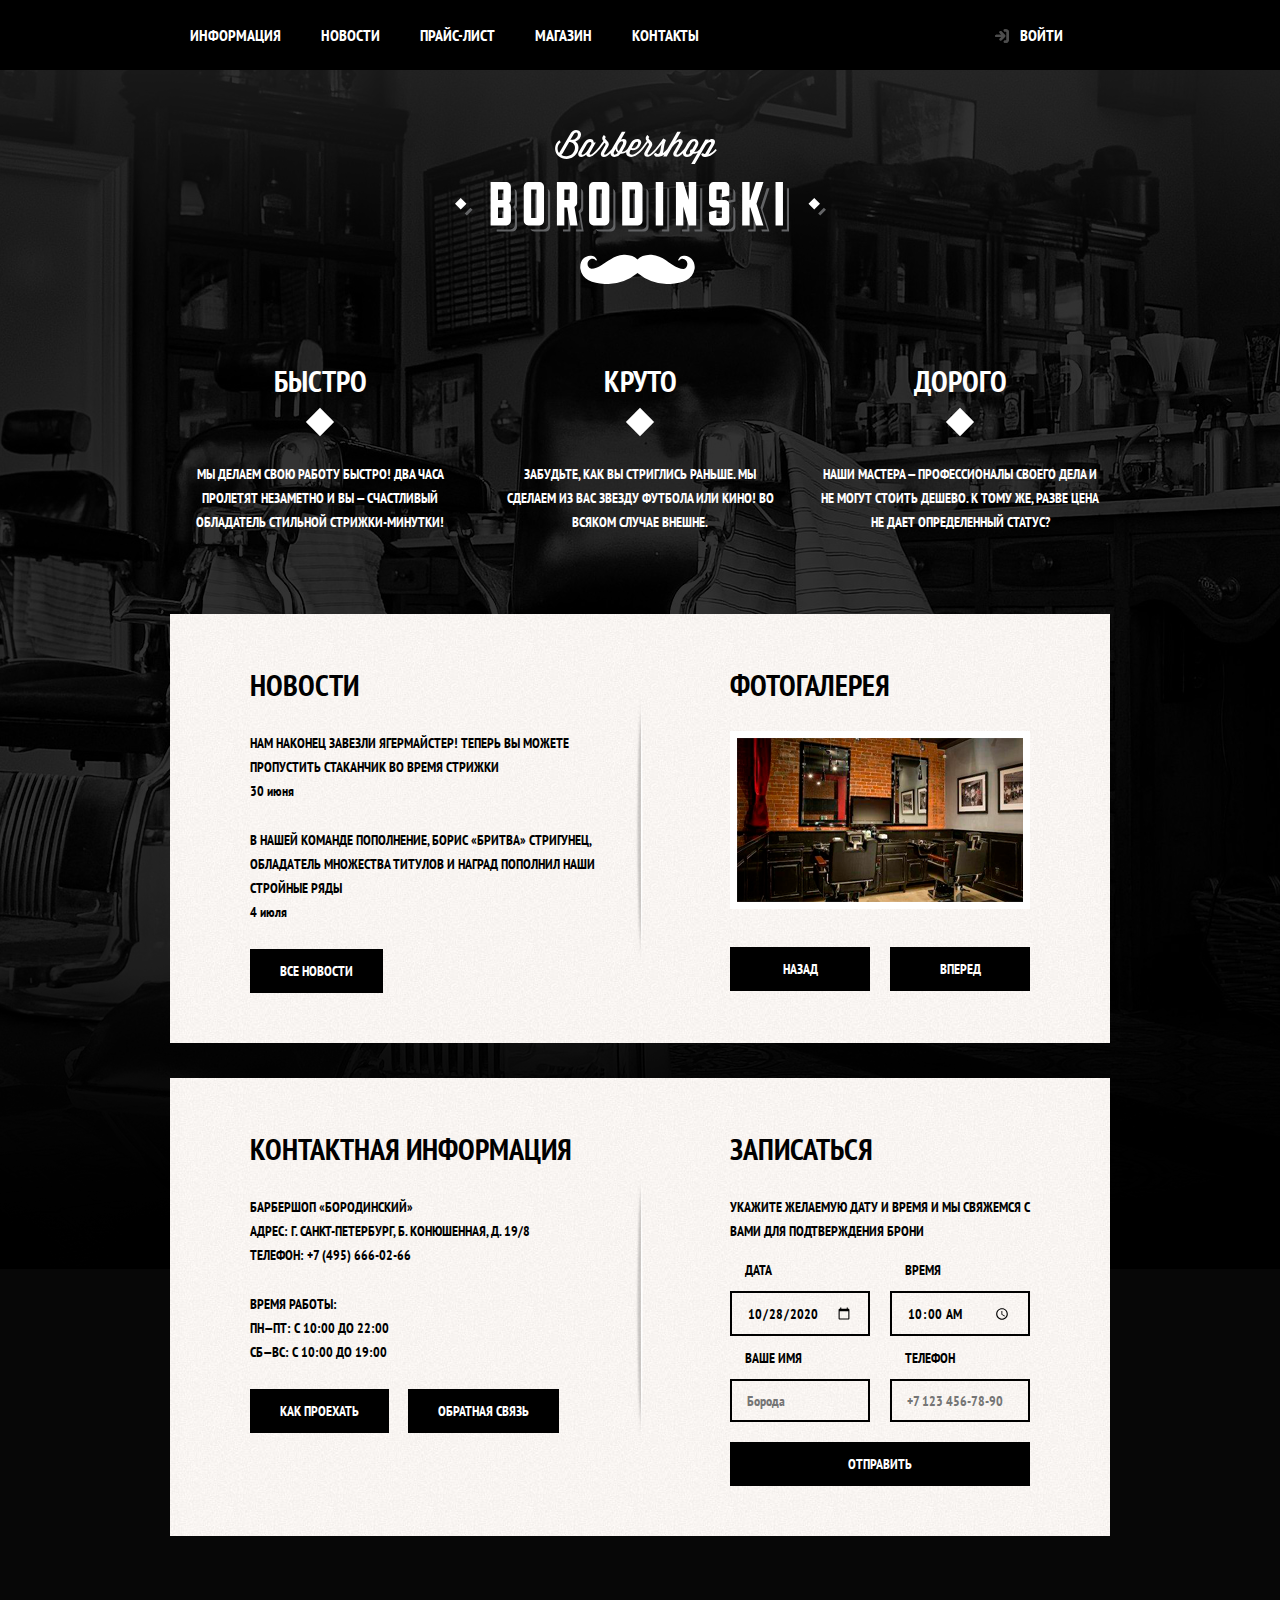
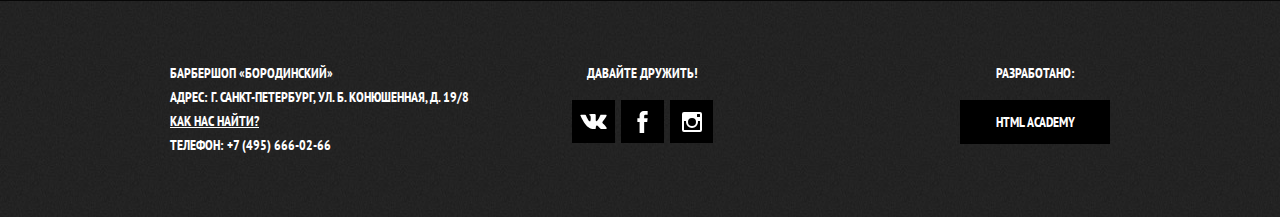
<file: index.html>
<!doctype html>
<html lang="ru">
<head>
  <meta charset="utf-8">
  <title>Барбершоп «Бородинский»</title>
  <link href="https://fonts.googleapis.com/css?family=PT+Sans+Narrow:400,700&amp;subset=latin,cyrillic" rel="stylesheet">
  <link rel="stylesheet" href="css/normalize.css">
  <link rel="stylesheet" href="css/style.css">
</head>
<body>
  <header class="main-header">
    <nav class="main-navigation">
      <a class="main-header-logo">
        <img src="img/index-logo.svg" width="371" height="155" alt="Логотип барбершопа «Бородинский»">
      </a>
      <div class="main-navigation-wrapper">
        <div class="container">
          <ul class="site-navigation">
            <li><a href="info.html">Информация</a></li>
            <li><a href="news.html">Новости</a></li>
            <li><a href="price.html">Прайс-лист</a></li>
            <li><a href="catalog.html">Магазин</a></li>
            <li><a href="contacts.html">Контакты</a></li>
          </ul>
          <ul class="user-navigation">
            <li>
              <a class="login-link" href="login.html">Войти</a>
            </li>
          </ul>
        </div>
      </div>
    </nav>
  </header>
  <main class="container">
    <h1 class="visually-hidden">Барбершоп «Бородинский»</h1>
    <section class="features">
      <h2 class="visually-hidden">Преимущества</h2>
      <ul class="features-list">
        <li class="feature-item">
          <h3>Быстро</h3>
          <p>Мы делаем свою работу быстро! Два часа пролетят незаметно и вы — счастливый обладатель стильной стрижки-минутки!</p>
        </li>
        <li class="feature-item">
          <h3>Круто</h3>
          <p>Забудьте, как вы стриглись раньше. Мы сделаем из вас звезду футбола или кино! Во всяком случае внешне.</p>
        </li>
        <li class="feature-item">
          <h3>Дорого</h3>
          <p>Наши мастера — профессионалы своего дела и не могут стоить дешево. К тому же, разве цена не дает определенный статус?</p>
        </li>
      </ul>
    </section>
    <div class="index-columns">
      <section class="news">
        <h2>Новости</h2>
        <ul class="news-list">
          <li class="news-item">
            <p>Нам наконец завезли Ягермайстер! Теперь вы можете пропустить стаканчик во время стрижки</p>
            <time datetime="2021-06-30">30 июня</time>
          </li>
          <li class="news-item">
            <p>В нашей команде пополнение, Борис «Бритва» Стригунец, обладaтель множества титулов и наград пополнил наши стройные ряды</p>
            <time datetime="2021-07-04">4 июля</time>
          </li>
        </ul>
        <a class="button" href="news.html">Все новости</a>
      </section>
      <section class="gallery">
        <h2>Фотогалерея</h2>
        <div class="gallery-container">
          <figure class="gallery-content">
            <a href="#">
              <img src="img/studio.png" width="286" height="164" alt="Интерьер">
            </a>
          </figure>
          <button class="button gallery-button gallery-button-back" type="button">Назад</button>
          <button class="button gallery-button gallery-button-next" type="button">Вперед</button>
        </div>
      </section>
    </div>
    <div class="index-columns">
      <section class="contacts">
        <h2>Контактная информация</h2>
        <p>
          Барбершоп «Бородинский»<br>
          Адрес: г. Санкт-Петербург, Б. Конюшенная, д. 19/8<br>
          телефон: +7 (495) 666-02-66
        </p>
        <p>
          Время работы:<br>
          пн—пт: с 10:00 до 22:00<br>
          сб—вс: с 10:00 до 19:00
        </p>
        <a class="button contacts-button-map" href="map.html">Как проехать</a>
        <a class="button" href="contacts.html">Обратная связь</a>
      </section>
      <section class="appointment">
        <h2>Записаться</h2>
        <p class="appointment-info">Укажите желаемую дату и время и мы свяжемся с вами для подтверждения брони</p>
        <form class="appointment-form" action="https://echo.htmlacademy.ru" method="post">
          <p class="appointment-item">
            <label for="appointmeny-date">Дата</label>
            <input id="appointmeny-date" type="date" name="date" value="2020-10-28">
          </p>
          <p class="appointment-item">
            <label for="appointmeny-time">Время</label>
            <input id="appointmeny-time" type="time" name="time" value="10:00">
          </p>
          <p class="appointment-item">
            <label for="appointmeny-name">Ваше имя</label>
            <input id="appointmeny-name" type="text" name="name" value="" placeholder="Борода">
          </p>
          <p class="appointment-item">
            <label for="appointmeny-phone">Телефон</label>
            <input id="appointmeny-phone" type="tel" name="phone" value="" placeholder="+7 123 456-78-90">
          </p>
          <button class="button" type="submit">Отправить</button>
        </form>
      </section>
    </div>
  </main>
  <footer class="main-footer">
    <div class="container">
      <p class="footer-contacts">
        Барбершоп «Бородинский»<br>
        Адрес: г. Санкт-Петербург, ул. Б. Конюшенная, д. 19/8<br>
        <a href="map.html">Как нас найти?</a><br>
        Телефон: +7 (495) 666-02-66
      </p>
      <div class="footer-social">
        <b>Давайте дружить!</b>
        <ul>
          <li><a class="social-button" href="#"><span class="visually-hidden">Вконтакте</span>
            <svg xmlns="http://www.w3.org/2000/svg" width="27" height="15" viewBox="0 0 26.14 14.91">
              <path d="M26 13.47l-.09-.17a13.55 13.55 0 0 0-2.6-3q-.87-.83-1.1-1.12A1 1 0 0 1 22 8a10.27 10.27 0 0 1 1.22-1.78l.88-1.16q2.35-3.13 2-4L26 .94a.8.8 0 0 0-.4-.22 2.14 2.14 0 0 0-.87 0h-3.92a.51.51 0 0 0-.27 0h-.3a.6.6 0 0 0-.15.14.93.93 0 0 0-.14.24 22.22 22.22 0 0 1-1.46 3.06q-.5.84-.93 1.46a7 7 0 0 1-.71.91 4.94 4.94 0 0 1-.52.47q-.23.18-.35.15l-.23-.05a.9.9 0 0 1-.31-.33 1.49 1.49 0 0 1-.16-.53V1.6a3.14 3.14 0 0 0 0-.62 2.12 2.12 0 0 0-.14-.44.73.73 0 0 0-.28-.33 1.57 1.57 0 0 0-.46-.18A9 9 0 0 0 12.57 0a8.93 8.93 0 0 0-3.25.33 1.83 1.83 0 0 0-.52.41q-.25.3-.07.33a1.67 1.67 0 0 1 1.16.59l.08.16a2.6 2.6 0 0 1 .19.63 6.32 6.32 0 0 1 .12 1 10.59 10.59 0 0 1 0 1.7q-.07.71-.13 1.1a2.21 2.21 0 0 1-.18.64 2.69 2.69 0 0 1-.16.3l-.07.07a1 1 0 0 1-.37.07.86.86 0 0 1-.46-.19 3.27 3.27 0 0 1-.56-.52 7 7 0 0 1-.66-.93q-.37-.6-.76-1.42l-.22-.39q-.2-.38-.56-1.11t-.62-1.43A.9.9 0 0 0 5.2.9h-.07a.93.93 0 0 0-.22-.16A1.44 1.44 0 0 0 4.6.65L.87.68A1 1 0 0 0 .1.94L0 1a.44.44 0 0 0 0 .22 1.08 1.08 0 0 0 .08.37Q.9 3.53 1.86 5.31t1.66 2.87Q4.23 9.27 5 10.24t1 1.24l.37.41.34.33a8.06 8.06 0 0 0 1 .78 16.34 16.34 0 0 0 1.4.9 7.6 7.6 0 0 0 1.79.72 6.19 6.19 0 0 0 2 .22h1.57a1.08 1.08 0 0 0 .72-.3l.05-.07a.9.9 0 0 0 .1-.25 1.38 1.38 0 0 0 0-.37 4.48 4.48 0 0 1 .09-1.05 2.77 2.77 0 0 1 .23-.71 1.74 1.74 0 0 1 .29-.4 1.19 1.19 0 0 1 .23-.2h.11a.86.86 0 0 1 .77.21 4.52 4.52 0 0 1 .83.79q.39.47.93 1.05a6.41 6.41 0 0 0 1 .87l.27.16a3.31 3.31 0 0 0 .71.3 1.53 1.53 0 0 0 .76.07l3.48-.05a1.58 1.58 0 0 0 .8-.17.68.68 0 0 0 .34-.37 1.06 1.06 0 0 0 0-.46 1.71 1.71 0 0 0-.1-.36z" fill="#fff">
              </path>
            </svg>
            </a></li>
          <li><a class="social-button" href="#"><span class="visually-hidden">Фейсбук</span>
            <svg xmlns="http://www.w3.org/2000/svg" width="19" height="22" viewBox="0 0 10.15 21.74">
              <path d="M3.34 1.12A4.77 4.77 0 0 1 6.53 0h3.61v3.81H7.81a1.07 1.07 0 0 0-1.09.83v2.55h3.42c-.08 1.23-.24 2.45-.41 3.67h-3v10.87H2.21V10.86H0V7.21h2.19V3.66a3.83 3.83 0 0 1 1.15-2.54z" fill="#fff">
              </path>
            </svg>
            </a></li>
          <li><a class="social-button" href="#"><span class="visually-hidden">Инстаграм</span>
            <svg xmlns="http://www.w3.org/2000/svg" width="20" height="20" viewBox="0 0 20 20">
              <path d="M18 0H2a2 2 0 0 0-2 2v16a2 2 0 0 0 2 2h16a2 2 0 0 0 2-2V2a2 2 0 0 0-2-2zm-8 6a4 4 0 1 1-4 4 4 4 0 0 1 4-4zM2.5 18a.47.47 0 0 1-.5-.5V9h2.1a3.4 3.4 0 0 0-.1 1 6 6 0 1 0 12 0 3.4 3.4 0 0 0-.1-1H18v8.5a.47.47 0 0 1-.5.5zM18 4.5a.47.47 0 0 1-.5.5h-2a.47.47 0 0 1-.5-.5v-2a.47.47 0 0 1 .5-.5h2a.47.47 0 0 1 .5.5z" fill="#fff">
              </path>
            </svg>
            </a></li>
        </ul>
      </div>
      <p class="footer-copyright">
        <b>Разработано:</b> <a class="button" href="https://www.htmlacademy.ru">HTML Academy</a>
      </p>
    </div>
  </footer>
  <section class="modal modal-login">
    <h2>Личный кабинет</h2>
    <p class="modal-description">Введите пожалуйста свой логин и пароль</p>
    <form class="login-form" action="https://echo.htmlacademy.ru" method="post">
      <p>
        <label class="visually-hidden" for="user-login">Логин</label>
        <input class="login-icon-user" id="user-login" type="text" name="login" placeholder="email@example.com">
      </p>
      <p>
        <label class="visually-hidden" for="user-password">Пароль</label>
        <input class="login-icon-password" id="user-password" type="password" name="password" placeholder="ПАРОЛЬ">
      </p>
      <p class="login-help">
        <label class="login-checkbox">
          <input type="checkbox" name="remember" class="visually-hidden">
          <span class="checkbox-indicator"></span>
          Запомните меня
        </label>        
        <a class="restore" href="#">Я забыл пароль!</a>
      </p>
      <button class="button" type="submit">Войти</button>
    </form>
    <button class="modal-close" type="button"><span class="visually-hidden">Закрыть</span></button>
  </section>
  <section class="modal modal-map">
    <h2 class="visually-hidden">Как до нас добраться</h2>
    <iframe src="https://www.google.com/maps/embed?pb=!1m18!1m12!1m3!1d1998.5991043651586!2d30.320894616097!3d59.938794181876254!2m3!1f0!2f0!3f0!3m2!1i1024!2i768!4f13.1!3m3!1m2!1s0x4696310fca5ba729%3A0xea9c53d4493c879f!2z0JHQvtC70YzRiNCw0Y8g0JrQvtC90Y7RiNC10L3QvdCw0Y8g0YPQuy4sIDE5LCDQodCw0L3QutGCLdCf0LXRgtC10YDQsdGD0YDQsywgMTkxMTg2!5e0!3m2!1sru!2sru!4v1627748530728!5m2!1sru!2sru" width="766" height="560" style="border:0;" allowfullscreen="" loading="lazy"></iframe>
    <!--<p><img src="img/map.png" width="780" height="554" alt="Офис компании по адресу ул. Большая Конюшенная 19/8, Санкт-Петербург"></p>-->
    <button class="modal-close modal-close-map" type="button"><span class="visually-hidden">Закрыть</span></button>
  </section>
  <script src="js/main.js"></script>
</body>
</html>
</file>
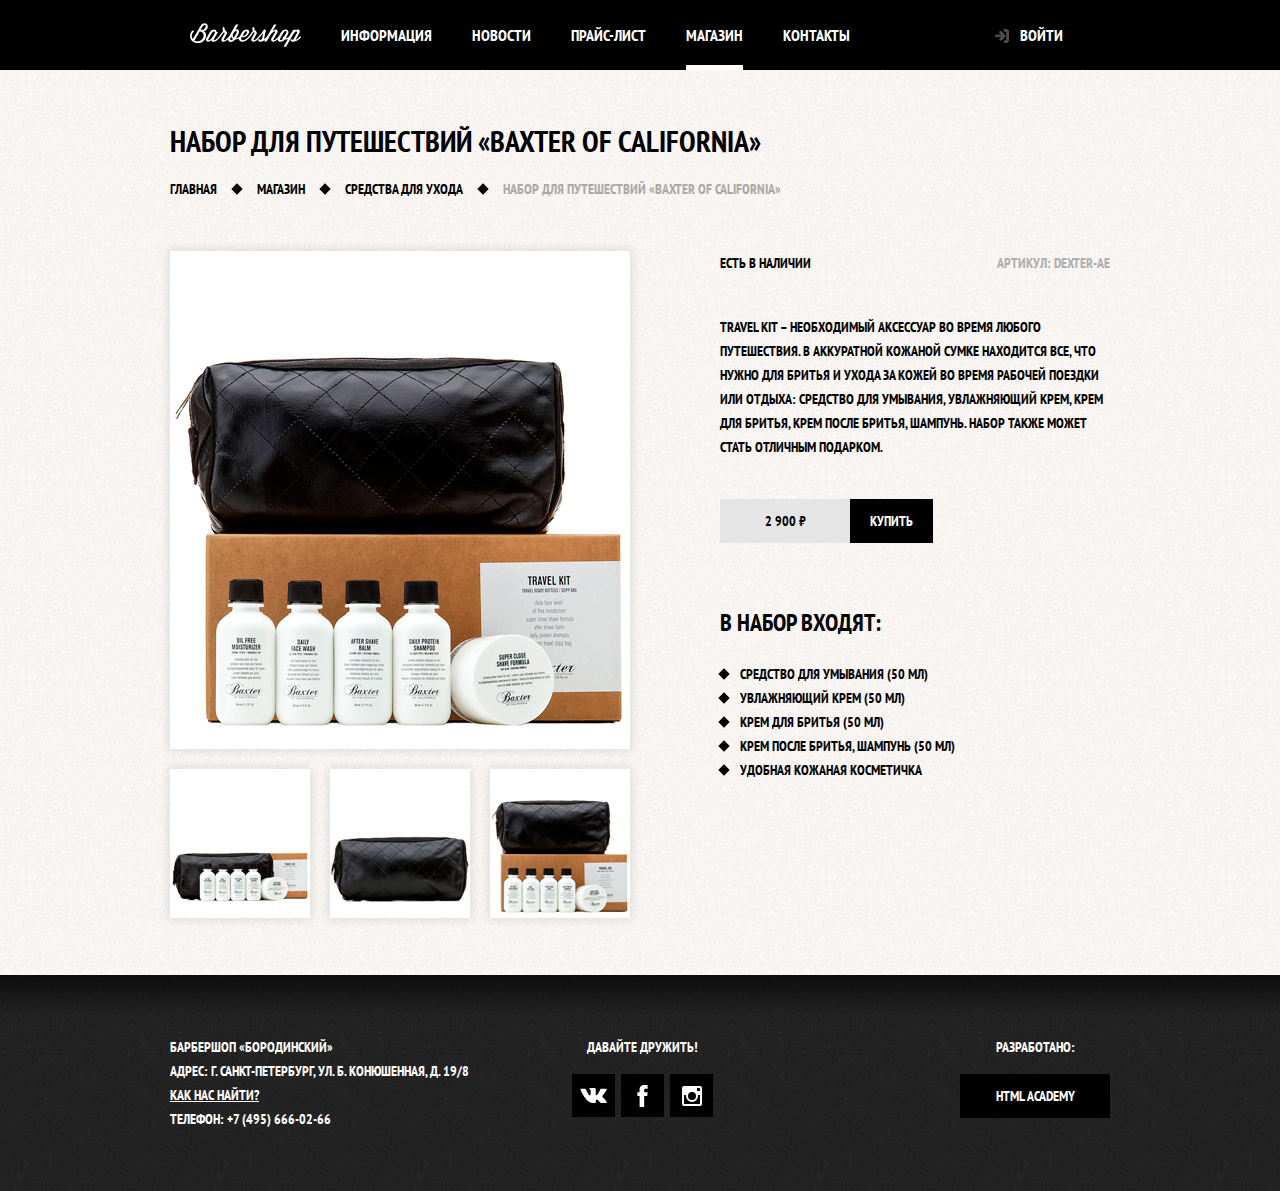
<file: catalog-item.html>
<!doctype html>
<html lang="ru">
<head>
  <meta charset="utf-8">
  <title>Карточка товара — Набор для путешествий «Baxter of California»</title>
  <link href="https://fonts.googleapis.com/css?family=PT+Sans+Narrow:400,700&amp;subset=latin,cyrillic" rel="stylesheet">
  <link rel="stylesheet" href="css/normalize.css">
  <link rel="stylesheet" href="css/style.css">
</head>
<body class="inner-page">
  <header class="main-header">
    <nav class="main-navigation container">
      <a class="main-header-logo" href="index.html">
        <img src="img/logo.svg" width="111" height="24" alt="Логотип барбершопа «Бородинский»">
      </a>
      <ul class="site-navigation">
        <li><a href="info.html">Информация</a></li>
        <li><a href="news.html">Новости</a></li>
        <li><a href="price.html">Прайс-лист</a></li>
        <li class="site-navigation-current"><a href="catalog.html">Магазин</a></li>
        <li><a href="contacts.html">Контакты</a></li>
      </ul>
      <ul class="user-navigation">
        <li>
          <a class="login-link" href="login.html">Войти</a>
        </li>
      </ul>
    </nav>
  </header>
  <main class="container">
    <h1 class="page-title">Набор для путешествий «Baxter of California»</h1>
    <ul class="breadcrumbs">
      <li><a href="index.html">Главная</a></li>
      <li><a href="catalog.html">Магазин</a></li>
      <li><a href="#">Средства для ухода</a></li>
      <li class="breadcrubs-current">Набор для путешествий «Baxter of California»</li>
    </ul>
    <div class="catalog-columns">
      <section class="product-photos">
        <h2 class="visually-hidden">Изображения товара</h2>
        <img class="product-photo-full" src="img/product-big.png" width="460" height="498" alt="Фото всего набора">
        <ul class="product-photo-preview">
          <li><img src="img/product-small-1.png" width="140" height="149" alt="Фото в анфас"></li>
          <li><img src="img/product-small-2.png" width="140" height="149" alt="Фото в профиль"></li>
          <li><img src="img/product-small-3.png" width="140" height="149" alt="Фото отдельной части"></li>
        </ul>
      </section>
      <section class="product-info">
        <h2 class="visually-hidden">Описание товара</h2>
        <div class="product-info-header">
          <p class="product-availability">Есть в наличии</p>
          <p class="product-article">Артикул: dexter-ae</p>
        </div>
        <p class="product-text">Travel Kit – необходимый аксессуар во время любого путешествия. В аккуратной кожаной сумке находится все, что нужно для бритья и ухода за кожей во время рабочей поездки или отдыха: средство для умывания, увлажняющий крем, крем для бритья, крем после бритья, шампунь. Набор также может стать отличным подарком.</p>
        <div class="product-price">
          <p>2 900 ₽</p>
          <a href="#" class="button">Купить</a>
        </div>
        <h3>В набор входят:</h3>
        <ul>
          <li>Средство для умывания (50 мл)</li>
          <li>Увлажняющий крем (50 мл)</li>
          <li>Крем для бритья (50 мл)</li>
          <li>Крем после бритья, шампунь (50 мл)</li>
          <li>Удобная кожаная косметичка</li>
        </ul>
      </section>
    </div>
  </main>
  <footer class="main-footer">
    <div class="shadow"></div>
    <div class="container">
      <p class="footer-contacts">
        Барбершоп «Бородинский»<br>
        Адрес: г. Санкт-Петербург, ул. Б. Конюшенная, д. 19/8<br>
        <a href="map.html">Как нас найти?</a><br>
        Телефон: +7 (495) 666-02-66
      </p>
      <div class="footer-social">
        <b>Давайте дружить!</b>
        <ul>
          <li><a href="#" class="social-button"><span class="visually-hidden">Вконтакте</span>
            <svg xmlns="http://www.w3.org/2000/svg" width="27" height="15" viewBox="0 0 26.14 14.91">
              <path d="M26 13.47l-.09-.17a13.55 13.55 0 0 0-2.6-3q-.87-.83-1.1-1.12A1 1 0 0 1 22 8a10.27 10.27 0 0 1 1.22-1.78l.88-1.16q2.35-3.13 2-4L26 .94a.8.8 0 0 0-.4-.22 2.14 2.14 0 0 0-.87 0h-3.92a.51.51 0 0 0-.27 0h-.3a.6.6 0 0 0-.15.14.93.93 0 0 0-.14.24 22.22 22.22 0 0 1-1.46 3.06q-.5.84-.93 1.46a7 7 0 0 1-.71.91 4.94 4.94 0 0 1-.52.47q-.23.18-.35.15l-.23-.05a.9.9 0 0 1-.31-.33 1.49 1.49 0 0 1-.16-.53V1.6a3.14 3.14 0 0 0 0-.62 2.12 2.12 0 0 0-.14-.44.73.73 0 0 0-.28-.33 1.57 1.57 0 0 0-.46-.18A9 9 0 0 0 12.57 0a8.93 8.93 0 0 0-3.25.33 1.83 1.83 0 0 0-.52.41q-.25.3-.07.33a1.67 1.67 0 0 1 1.16.59l.08.16a2.6 2.6 0 0 1 .19.63 6.32 6.32 0 0 1 .12 1 10.59 10.59 0 0 1 0 1.7q-.07.71-.13 1.1a2.21 2.21 0 0 1-.18.64 2.69 2.69 0 0 1-.16.3l-.07.07a1 1 0 0 1-.37.07.86.86 0 0 1-.46-.19 3.27 3.27 0 0 1-.56-.52 7 7 0 0 1-.66-.93q-.37-.6-.76-1.42l-.22-.39q-.2-.38-.56-1.11t-.62-1.43A.9.9 0 0 0 5.2.9h-.07a.93.93 0 0 0-.22-.16A1.44 1.44 0 0 0 4.6.65L.87.68A1 1 0 0 0 .1.94L0 1a.44.44 0 0 0 0 .22 1.08 1.08 0 0 0 .08.37Q.9 3.53 1.86 5.31t1.66 2.87Q4.23 9.27 5 10.24t1 1.24l.37.41.34.33a8.06 8.06 0 0 0 1 .78 16.34 16.34 0 0 0 1.4.9 7.6 7.6 0 0 0 1.79.72 6.19 6.19 0 0 0 2 .22h1.57a1.08 1.08 0 0 0 .72-.3l.05-.07a.9.9 0 0 0 .1-.25 1.38 1.38 0 0 0 0-.37 4.48 4.48 0 0 1 .09-1.05 2.77 2.77 0 0 1 .23-.71 1.74 1.74 0 0 1 .29-.4 1.19 1.19 0 0 1 .23-.2h.11a.86.86 0 0 1 .77.21 4.52 4.52 0 0 1 .83.79q.39.47.93 1.05a6.41 6.41 0 0 0 1 .87l.27.16a3.31 3.31 0 0 0 .71.3 1.53 1.53 0 0 0 .76.07l3.48-.05a1.58 1.58 0 0 0 .8-.17.68.68 0 0 0 .34-.37 1.06 1.06 0 0 0 0-.46 1.71 1.71 0 0 0-.1-.36z" fill="#fff">
              </path>
            </svg>
            </a></li>
          <li><a href="#" class="social-button"><span class="visually-hidden">Фейсбук</span>
            <svg xmlns="http://www.w3.org/2000/svg" width="19" height="22" viewBox="0 0 10.15 21.74">
              <path d="M3.34 1.12A4.77 4.77 0 0 1 6.53 0h3.61v3.81H7.81a1.07 1.07 0 0 0-1.09.83v2.55h3.42c-.08 1.23-.24 2.45-.41 3.67h-3v10.87H2.21V10.86H0V7.21h2.19V3.66a3.83 3.83 0 0 1 1.15-2.54z" fill="#fff">
              </path>
            </svg>
            </a></li>
          <li><a href="#" class="social-button"><span class="visually-hidden">Инстаграм</span>
            <svg xmlns="http://www.w3.org/2000/svg" width="20" height="20" viewBox="0 0 20 20">
              <path d="M18 0H2a2 2 0 0 0-2 2v16a2 2 0 0 0 2 2h16a2 2 0 0 0 2-2V2a2 2 0 0 0-2-2zm-8 6a4 4 0 1 1-4 4 4 4 0 0 1 4-4zM2.5 18a.47.47 0 0 1-.5-.5V9h2.1a3.4 3.4 0 0 0-.1 1 6 6 0 1 0 12 0 3.4 3.4 0 0 0-.1-1H18v8.5a.47.47 0 0 1-.5.5zM18 4.5a.47.47 0 0 1-.5.5h-2a.47.47 0 0 1-.5-.5v-2a.47.47 0 0 1 .5-.5h2a.47.47 0 0 1 .5.5z" fill="#fff">
              </path>
            </svg>
            </a></li>
        </ul>
      </div>
      <p class="footer-copyright">
        <b>Разработано:</b> <a class="button" href="https://www.htmlacademy.ru">HTML Academy</a>
      </p>
    </div>
  </footer>
  <section class="modal modal-login">
    <h2>Личный кабинет</h2>
    <p class="modal-description">Введите пожалуйста свой логин и пароль</p>
    <form class="login-form" action="https://echo.htmlacademy.ru" method="post">
      <p>
        <label class="visually-hidden" for="user-login">Логин</label>
        <input class="login-icon-user" id="user-login" type="text" name="login" placeholder="email@example.com">
      </p>
      <p>
        <label class="visually-hidden" for="user-password">Пароль</label>
        <input class="login-icon-password" id="user-password" type="password" name="password" placeholder="ПАРОЛЬ">
      </p>
      <p class="login-help">
        <label class="login-checkbox">
          <input type="checkbox" name="remember" class="visually-hidden">
          <span class="checkbox-indicator"></span>
          Запомните меня
        </label>        
        <a class="restore" href="#">Я забыл пароль!</a>
      </p>
      <button class="button" type="submit">Войти</button>
    </form>
    <button class="modal-close" type="button"><span class="visually-hidden">Закрыть</span></button>
  </section>  
  <script src="js/main.js"></script>
</body>
</html>
</file>
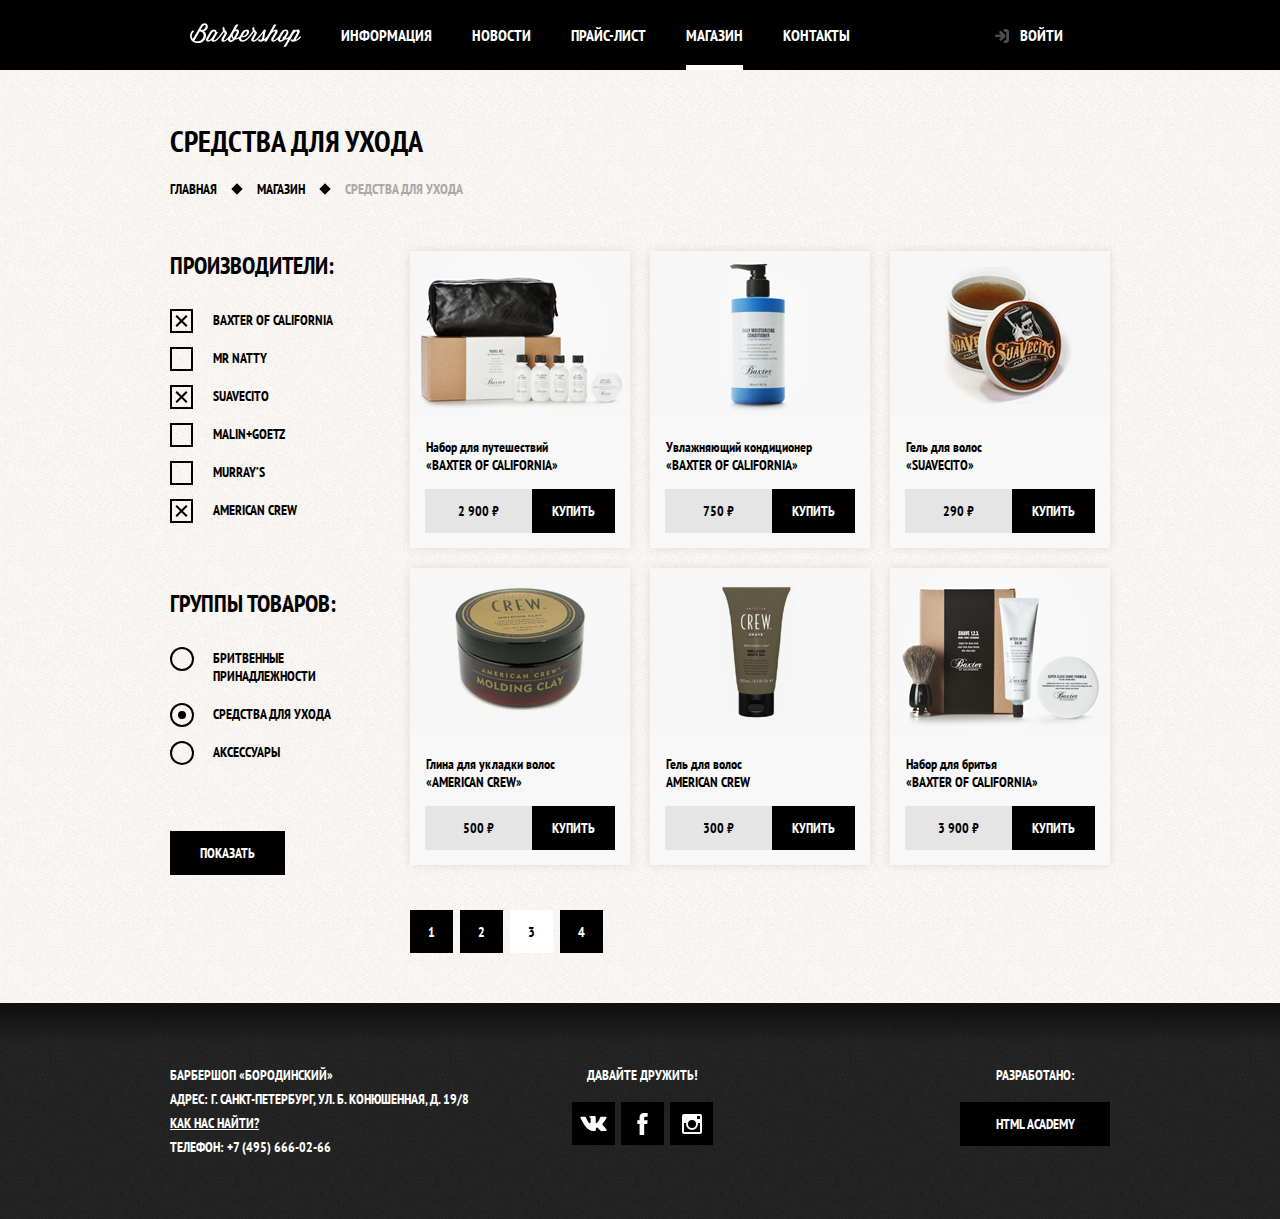
<file: catalog.html>
<!doctype html>
<html lang="ru">
<head>
  <meta charset="utf-8">
  <title>Магазин барбершопа «Бородинский»</title>
  <link href="https://fonts.googleapis.com/css?family=PT+Sans+Narrow:400,700&amp;subset=latin,cyrillic" rel="stylesheet">
  <link rel="stylesheet" href="css/normalize.css">
  <link rel="stylesheet" href="css/style.css">
</head>
<body class="inner-page">
  <header class="main-header">
    <nav class="main-navigation container">
      <a class="main-header-logo" href="index.html">
        <img src="img/logo.svg" width="111" height="24" alt="Логотип барбершопа «Бородинский»">
      </a>
      <ul class="site-navigation">
        <li><a href="info.html">Информация</a></li>
        <li><a href="news.html">Новости</a></li>
        <li><a href="price.html">Прайс-лист</a></li>
        <li class="site-navigation-current"><a>Магазин</a></li>
        <li><a href="contacts.html">Контакты</a></li>
      </ul>
      <ul class="user-navigation">
        <li>
          <a class="login-link" href="login.html">Войти</a>
        </li>
      </ul>
    </nav>
  </header>
  <main class="container">
    <h1 class="page-title">Средства для ухода</h1>
    <ul class="breadcrumbs">
      <li><a href="index.html">Главная</a></li>
      <li><a href="catalog.html">Магазин</a></li>
      <li class="breadcrubs-current">Средства для ухода</li>
    </ul>
    <div class="catalog-columns">
      <section class="filters">
        <h2 class="visually-hidden">Фильтр товаров</h2>
        <form class="filter" method="get" action="https://echo.htmlacademy.ru">
          <fieldset>
            <legend>Производители:</legend>
            <ul>
              <li class="filter-option">
                <input class="visually-hidden filter-input filter-input-checkbox" type="checkbox" name="baxter-of-california" id="filter-baxter-of-california" checked>
                <span class="checkbox-indicator"></span>
                <label for="filter-baxter-of-california">Baxter of California</label>
              </li>
              <li class="filter-option">
                <input class="visually-hidden filter-input filter-input-checkbox" type="checkbox" name="mr-natty" id="filter-mr-natty">
                <span class="checkbox-indicator"></span>
                <label for="filter-mr-natty">Mr Natty</label>
              </li>
              <li class="filter-option">
                <input class="visually-hidden filter-input filter-input-checkbox" type="checkbox" name="suavecito" id="filter-suavecito" checked>
                <span class="checkbox-indicator"></span>
                <label for="filter-suavecito">Suavecito</label>
              </li>
              <li class="filter-option">
                <input class="visually-hidden filter-input filter-input-checkbox" type="checkbox" name="malin-goetz" id="filter-malin-goetz">
                <span class="checkbox-indicator"></span>
                <label for="filter-malin-goetz">Malin+Goetz</label>
              </li>
              <li class="filter-option">
                <input class="visually-hidden filter-input filter-input-checkbox" type="checkbox" name="murrays" id="filter-murrays">
                <span class="checkbox-indicator"></span>
                <label for="filter-murrays">Murray’s</label>
              </li>
              <li class="filter-option">
                <input class="visually-hidden filter-input filter-input-checkbox" type="checkbox" name="american-crew" id="filter-american-crew" checked>
                <span class="checkbox-indicator"></span>
                <label for="filter-american-crew">American Crew</label>
              </li>
            </ul>
          </fieldset>
          <fieldset>
            <legend>Группы товаров:</legend>
            <ul>
              <li class="filter-option">
                <input class="visually-hidden filter-input filter-input-radio" type="radio" name="product-group" value="shaving" id="filter-shaving">
                <span class="checkbox-indicator"></span>
                <label for="filter-shaving">Бритвенные  принадлежности</label>
              </li>
              <li class="filter-option">
                <input class="visually-hidden filter-input filter-input-radio" type="radio" name="product-group" value="hair-care" id="filter-care" checked>
                <span class="checkbox-indicator"></span>
                <label for="filter-care">Средства для ухода</label>
              </li>
              <li class="filter-option">
                <input class="visually-hidden filter-input filter-input-radio" type="radio" name="product-group" value="accessories" id="filter-accessories">
                <span class="checkbox-indicator"></span>
                <label for="filter-accessories">Аксессуары</label>
              </li>
            </ul>
          </fieldset>
          <button type="submit" class="button filter-button">Показать</button>
        </form>
      </section>
      <section class="catalog">
        <h2 class="visually-hidden">Список средств для ухода</h2>
        <ul class="catalog-list">
          <li class="catalog-item">
            <a href="catalog-item.html">
              <h3>
                <span class="catalog-category">Набор для путешествий</span> 
                <span class="catalog-item-title">«Baxter of California»</span>
              </h3>
              <p>
                <img src="img/product-1.png" width="220" height="165" alt="Набор для путешествий «Baxter of California»">
              </p>
            </a>
            <div class="catalog-item-price">
              <p>2 900 ₽</p>
              <a href="#" class="button">Купить</a>
            </div>
          </li>
          <li class="catalog-item">
            <a href="catalog-item.html">
              <h3>
                <span class="catalog-category">Увлажняющий кондиционер</span> 
                <span class="catalog-item-title">«Baxter of California»</span>
              </h3>
              <p>
                <img src="img/product-2.png" width="220" height="165" alt="Увлажняющий кондиционер «Baxter of California»">
              </p>
            </a>
            <div class="catalog-item-price">
              <p>750 ₽</p>
              <a href="#" class="button">Купить</a>
            </div>
          </li>
          <li class="catalog-item">
            <a href="catalog-item.html">
              <h3>
                <span class="catalog-category">Гель для волос</span> 
                <span class="catalog-item-title">«SUAVECITO»</span>
              </h3>
              <p>
                <img src="img/product-3.png" width="220" height="165" alt="Гель для волос «SUAVECITO»">
              </p>
            </a>
            <div class="catalog-item-price">
              <p>290 ₽</p>
              <a href="#" class="button">Купить</a>
            </div>
          </li>
          <li class="catalog-item">
            <a href="catalog-item.html">
              <h3>
                <span class="catalog-category">Глина для укладки волос</span> 
                <span class="catalog-item-title">«American crew»</span>
              </h3>
              <p>
                <img src="img/product-4.png" width="220" height="165" alt="Глина для укладки волос «American crew»">
              </p>
            </a>
            <div class="catalog-item-price">
              <p>500 ₽</p>
              <a href="#" class="button">Купить</a>
            </div>
          </li>
          <li class="catalog-item">
            <a href="catalog-item.html">
              <h3>
                <span class="catalog-category">Гель для волос</span> 
                <span class="catalog-item-title">AMERICAN CREW</span>          
              </h3>
              <p>
                <img src="img/product-5.png" width="220" height="165" alt="Гель для волос AMERICAN CREW»">          
              </p>
            </a>
            <div class="catalog-item-price">
              <p>300 ₽</p>
              <a href="#" class="button">Купить</a>
            </div>
          </li>
          <li class="catalog-item">
            <a href="catalog-item.html">
              <h3>
                <span class="catalog-category">Набор для бритья</span> 
                <span class="catalog-item-title">«Baxter of California»</span>
              </h3>
              <p>
                <img src="img/product-6.png" width="220" height="165" alt="Набор для бритья «Baxter of California»">          
              </p>
            </a>
            <div class="catalog-item-price">
              <p>3 900 ₽</p>
              <a href="#" class="button">Купить</a>
            </div>
          </li>
        </ul>
        <ul class="pagination-list">
          <li class="pagination-item"><a href="#">1</a></li>
          <li class="pagination-item"><a href="#">2</a></li>
          <li class="pagination-item pagination-item-current"><a>3</a></li>
          <li class="pagination-item"><a href="#">4</a></li>
        </ul>
      </section>
    </div>
  </main>
  <footer class="main-footer">
    <div class="shadow"></div>
    <div class="container">
      <p class="footer-contacts">
        Барбершоп «Бородинский»<br>
        Адрес: г. Санкт-Петербург, ул. Б. Конюшенная, д. 19/8<br>
        <a href="map.html">Как нас найти?</a><br>
        Телефон: +7 (495) 666-02-66
      </p>
      <div class="footer-social">
        <b>Давайте дружить!</b>
        <ul>
          <li><a class="social-button" href="#"><span class="visually-hidden">Вконтакте</span>
            <svg xmlns="http://www.w3.org/2000/svg" width="27" height="15" viewBox="0 0 26.14 14.91">
              <path d="M26 13.47l-.09-.17a13.55 13.55 0 0 0-2.6-3q-.87-.83-1.1-1.12A1 1 0 0 1 22 8a10.27 10.27 0 0 1 1.22-1.78l.88-1.16q2.35-3.13 2-4L26 .94a.8.8 0 0 0-.4-.22 2.14 2.14 0 0 0-.87 0h-3.92a.51.51 0 0 0-.27 0h-.3a.6.6 0 0 0-.15.14.93.93 0 0 0-.14.24 22.22 22.22 0 0 1-1.46 3.06q-.5.84-.93 1.46a7 7 0 0 1-.71.91 4.94 4.94 0 0 1-.52.47q-.23.18-.35.15l-.23-.05a.9.9 0 0 1-.31-.33 1.49 1.49 0 0 1-.16-.53V1.6a3.14 3.14 0 0 0 0-.62 2.12 2.12 0 0 0-.14-.44.73.73 0 0 0-.28-.33 1.57 1.57 0 0 0-.46-.18A9 9 0 0 0 12.57 0a8.93 8.93 0 0 0-3.25.33 1.83 1.83 0 0 0-.52.41q-.25.3-.07.33a1.67 1.67 0 0 1 1.16.59l.08.16a2.6 2.6 0 0 1 .19.63 6.32 6.32 0 0 1 .12 1 10.59 10.59 0 0 1 0 1.7q-.07.71-.13 1.1a2.21 2.21 0 0 1-.18.64 2.69 2.69 0 0 1-.16.3l-.07.07a1 1 0 0 1-.37.07.86.86 0 0 1-.46-.19 3.27 3.27 0 0 1-.56-.52 7 7 0 0 1-.66-.93q-.37-.6-.76-1.42l-.22-.39q-.2-.38-.56-1.11t-.62-1.43A.9.9 0 0 0 5.2.9h-.07a.93.93 0 0 0-.22-.16A1.44 1.44 0 0 0 4.6.65L.87.68A1 1 0 0 0 .1.94L0 1a.44.44 0 0 0 0 .22 1.08 1.08 0 0 0 .08.37Q.9 3.53 1.86 5.31t1.66 2.87Q4.23 9.27 5 10.24t1 1.24l.37.41.34.33a8.06 8.06 0 0 0 1 .78 16.34 16.34 0 0 0 1.4.9 7.6 7.6 0 0 0 1.79.72 6.19 6.19 0 0 0 2 .22h1.57a1.08 1.08 0 0 0 .72-.3l.05-.07a.9.9 0 0 0 .1-.25 1.38 1.38 0 0 0 0-.37 4.48 4.48 0 0 1 .09-1.05 2.77 2.77 0 0 1 .23-.71 1.74 1.74 0 0 1 .29-.4 1.19 1.19 0 0 1 .23-.2h.11a.86.86 0 0 1 .77.21 4.52 4.52 0 0 1 .83.79q.39.47.93 1.05a6.41 6.41 0 0 0 1 .87l.27.16a3.31 3.31 0 0 0 .71.3 1.53 1.53 0 0 0 .76.07l3.48-.05a1.58 1.58 0 0 0 .8-.17.68.68 0 0 0 .34-.37 1.06 1.06 0 0 0 0-.46 1.71 1.71 0 0 0-.1-.36z" fill="#fff">
              </path>
            </svg>
            </a></li>
          <li><a class="social-button" href="#"><span class="visually-hidden">Фейсбук</span>
            <svg xmlns="http://www.w3.org/2000/svg" width="19" height="22" viewBox="0 0 10.15 21.74">
              <path d="M3.34 1.12A4.77 4.77 0 0 1 6.53 0h3.61v3.81H7.81a1.07 1.07 0 0 0-1.09.83v2.55h3.42c-.08 1.23-.24 2.45-.41 3.67h-3v10.87H2.21V10.86H0V7.21h2.19V3.66a3.83 3.83 0 0 1 1.15-2.54z" fill="#fff">
              </path>
            </svg>
            </a></li>
          <li><a class="social-button" href="#"><span class="visually-hidden">Инстаграм</span>
            <svg xmlns="http://www.w3.org/2000/svg" width="20" height="20" viewBox="0 0 20 20">
              <path d="M18 0H2a2 2 0 0 0-2 2v16a2 2 0 0 0 2 2h16a2 2 0 0 0 2-2V2a2 2 0 0 0-2-2zm-8 6a4 4 0 1 1-4 4 4 4 0 0 1 4-4zM2.5 18a.47.47 0 0 1-.5-.5V9h2.1a3.4 3.4 0 0 0-.1 1 6 6 0 1 0 12 0 3.4 3.4 0 0 0-.1-1H18v8.5a.47.47 0 0 1-.5.5zM18 4.5a.47.47 0 0 1-.5.5h-2a.47.47 0 0 1-.5-.5v-2a.47.47 0 0 1 .5-.5h2a.47.47 0 0 1 .5.5z" fill="#fff">
              </path>
            </svg>
            </a></li>
        </ul>
      </div>
      <p class="footer-copyright">
        <b>Разработано:</b> <a class="button" href="https://www.htmlacademy.ru">HTML Academy</a>
      </p>
    </div>
  </footer>
  <section class="modal modal-login">
    <h2>Личный кабинет</h2>
    <p class="modal-description">Введите пожалуйста свой логин и пароль</p>
    <form class="login-form" action="https://echo.htmlacademy.ru" method="post">
      <p>
        <label class="visually-hidden" for="user-login">Логин</label>
        <input class="login-icon-user" id="user-login" type="text" name="login" placeholder="email@example.com">
      </p>
      <p>
        <label class="visually-hidden" for="user-password">Пароль</label>
        <input class="login-icon-password" id="user-password" type="password" name="password" placeholder="ПАРОЛЬ">
      </p>
      <p class="login-help">
        <label class="login-checkbox">
          <input type="checkbox" name="remember" class="visually-hidden">
          <span class="checkbox-indicator"></span>
          Запомните меня
        </label>        
        <a class="restore" href="#">Я забыл пароль!</a>
      </p>
      <button class="button" type="submit">Войти</button>
    </form>
    <button class="modal-close" type="button"><span class="visually-hidden">Закрыть</span></button>
  </section>
  <script src="js/main.js"></script>
</body>
</html>
</file>
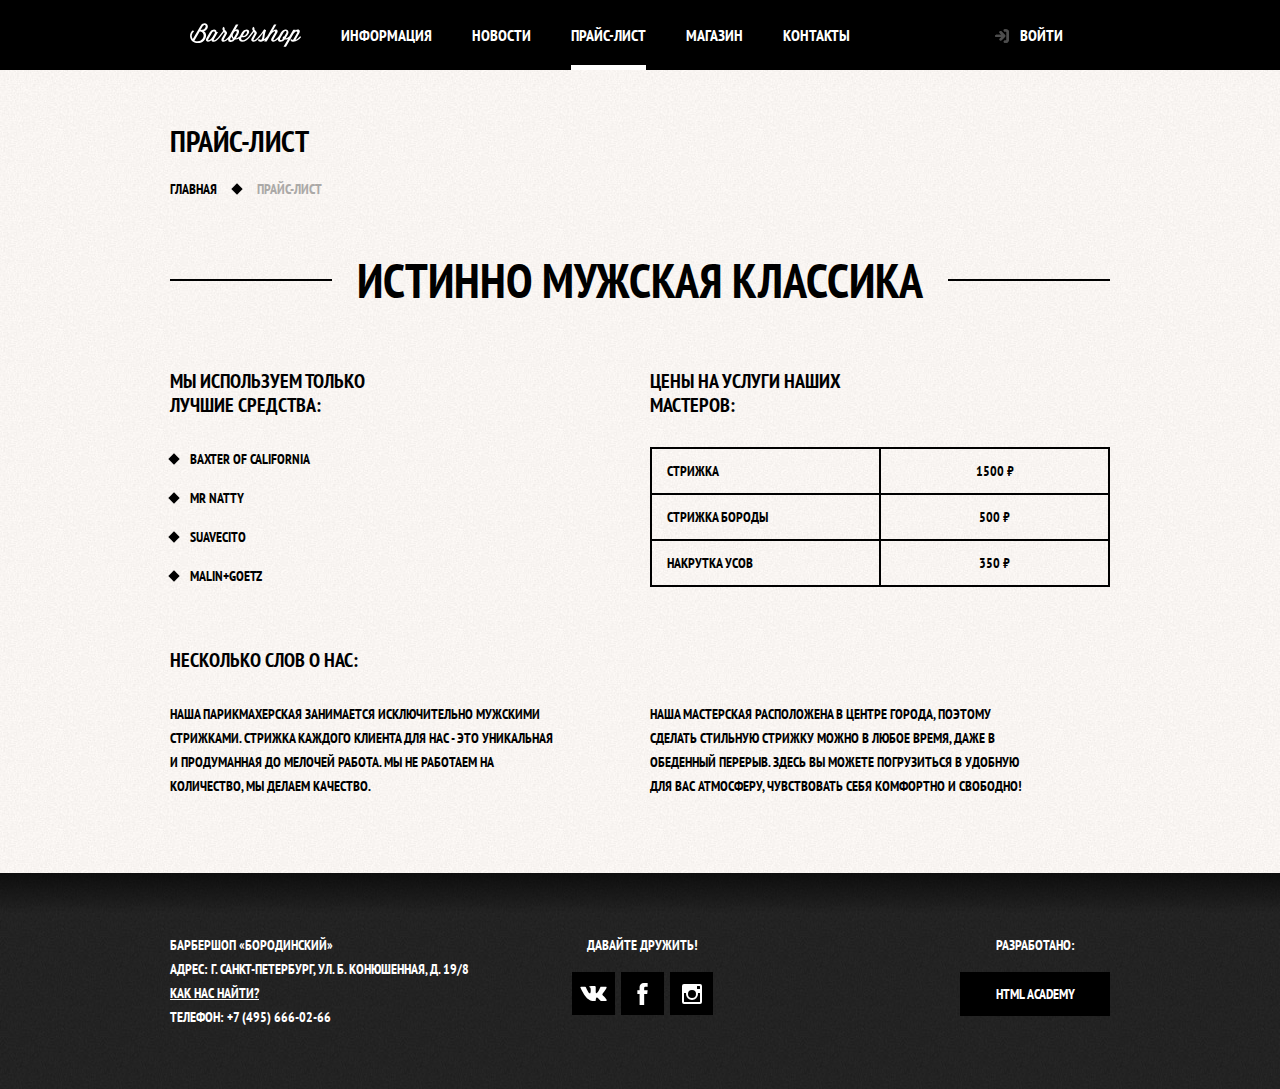
<file: price.html>
<!doctype html>
<html lang="ru">
<head>
  <meta charset="utf-8">
  <title>Магазин барбершопа «Бородинский»</title>
  <link href="https://fonts.googleapis.com/css?family=PT+Sans+Narrow:400,700&amp;subset=latin,cyrillic" rel="stylesheet">
  <link rel="stylesheet" href="css/normalize.css">
  <link rel="stylesheet" href="css/style.css">
</head>
<body class="inner-page">
  <header class="main-header">
    <nav class="main-navigation container">
      <a class="main-header-logo" href="index.html">
        <img src="img/logo.svg" width="111" height="24" alt="Логотип барбершопа «Бородинский»">
      </a>
      <ul class="site-navigation">
        <li><a href="info.html">Информация</a></li>
        <li><a href="news.html">Новости</a></li>
        <li class="site-navigation-current"><a>Прайс-лист</a></li>
        <li><a href="catalog.html">Магазин</a></li>
        <li><a href="contacts.html">Контакты</a></li>
      </ul>
      <ul class="user-navigation">
        <li>
          <a class="login-link" href="login.html">Войти</a>
        </li>
      </ul>
    </nav>
  </header>
  <main class="container">
    <h1 class="page-title">Прайс-лист</h1>
    <ul class="breadcrumbs">
      <li><a href="index.html">Главная</a></li>
      <li class="breadcrubs-current">Прайс-лист</li>
    </ul>
    <section class="inner-content">
      <h2 class="big-heading">Истинно мужская классика</h2>
      <div class="inner-columns">
        <div class="inner-column-left">
          <h3>Мы используем только<br>лучшие средства:</h3>
          <ul class="custom-list-1">
            <li>Baxter of California</li>
            <li>Mr Natty</li>
            <li>Suavecito</li>
            <li>Malin+Goetz</li>
          </ul>
        </div>
        <div class="inner-column-right">
          <h3>Цены на услуги наших<br>мастеров:</h3>
          <table class="custom-table-1">
            <tr>
              <td>Стрижка</td>
              <td>1500 ₽</td>
            </tr>
            <tr>
              <td>Стрижка бороды</td>
              <td>500 ₽</td>
            </tr>
            <tr>
              <td>Накрутка усов</td>
              <td>350 ₽</td>
            </tr>
          </table>
        </div>
      </div>
      <div class="inner-columns">
        <h3>Несколько слов о нас:</h3>
        <div class="inner-column-left">          
          <p>Наша парикмахерская занимается исключительно мужскими стрижками. Стрижка каждого клиента для нас - это уникальная и продуманная до мелочей работа. Мы не работаем на количество, мы делаем качество.</p>
        </div>
        <div class="inner-column-right">
          <p>Наша мастерская расположена в центре города, поэтому сделать стильную стрижку можно в любое время, даже в обеденный перерыв. Здесь вы можете погрузиться в удобную для вас атмосферу, чувствовать себя комфортно и свободно!</p>
        </div>
      </div>
    </section>
  </main>
  <footer class="main-footer">
    <div class="shadow"></div>
    <div class="container">
      <p class="footer-contacts">
        Барбершоп «Бородинский»<br>
        Адрес: г. Санкт-Петербург, ул. Б. Конюшенная, д. 19/8<br>
        <a href="map.html">Как нас найти?</a><br>
        Телефон: +7 (495) 666-02-66
      </p>
      <div class="footer-social">
        <b>Давайте дружить!</b>
        <ul>
          <li><a class="social-button" href="#"><span class="visually-hidden">Вконтакте</span>
            <svg xmlns="http://www.w3.org/2000/svg" width="27" height="15" viewBox="0 0 26.14 14.91">
              <path d="M26 13.47l-.09-.17a13.55 13.55 0 0 0-2.6-3q-.87-.83-1.1-1.12A1 1 0 0 1 22 8a10.27 10.27 0 0 1 1.22-1.78l.88-1.16q2.35-3.13 2-4L26 .94a.8.8 0 0 0-.4-.22 2.14 2.14 0 0 0-.87 0h-3.92a.51.51 0 0 0-.27 0h-.3a.6.6 0 0 0-.15.14.93.93 0 0 0-.14.24 22.22 22.22 0 0 1-1.46 3.06q-.5.84-.93 1.46a7 7 0 0 1-.71.91 4.94 4.94 0 0 1-.52.47q-.23.18-.35.15l-.23-.05a.9.9 0 0 1-.31-.33 1.49 1.49 0 0 1-.16-.53V1.6a3.14 3.14 0 0 0 0-.62 2.12 2.12 0 0 0-.14-.44.73.73 0 0 0-.28-.33 1.57 1.57 0 0 0-.46-.18A9 9 0 0 0 12.57 0a8.93 8.93 0 0 0-3.25.33 1.83 1.83 0 0 0-.52.41q-.25.3-.07.33a1.67 1.67 0 0 1 1.16.59l.08.16a2.6 2.6 0 0 1 .19.63 6.32 6.32 0 0 1 .12 1 10.59 10.59 0 0 1 0 1.7q-.07.71-.13 1.1a2.21 2.21 0 0 1-.18.64 2.69 2.69 0 0 1-.16.3l-.07.07a1 1 0 0 1-.37.07.86.86 0 0 1-.46-.19 3.27 3.27 0 0 1-.56-.52 7 7 0 0 1-.66-.93q-.37-.6-.76-1.42l-.22-.39q-.2-.38-.56-1.11t-.62-1.43A.9.9 0 0 0 5.2.9h-.07a.93.93 0 0 0-.22-.16A1.44 1.44 0 0 0 4.6.65L.87.68A1 1 0 0 0 .1.94L0 1a.44.44 0 0 0 0 .22 1.08 1.08 0 0 0 .08.37Q.9 3.53 1.86 5.31t1.66 2.87Q4.23 9.27 5 10.24t1 1.24l.37.41.34.33a8.06 8.06 0 0 0 1 .78 16.34 16.34 0 0 0 1.4.9 7.6 7.6 0 0 0 1.79.72 6.19 6.19 0 0 0 2 .22h1.57a1.08 1.08 0 0 0 .72-.3l.05-.07a.9.9 0 0 0 .1-.25 1.38 1.38 0 0 0 0-.37 4.48 4.48 0 0 1 .09-1.05 2.77 2.77 0 0 1 .23-.71 1.74 1.74 0 0 1 .29-.4 1.19 1.19 0 0 1 .23-.2h.11a.86.86 0 0 1 .77.21 4.52 4.52 0 0 1 .83.79q.39.47.93 1.05a6.41 6.41 0 0 0 1 .87l.27.16a3.31 3.31 0 0 0 .71.3 1.53 1.53 0 0 0 .76.07l3.48-.05a1.58 1.58 0 0 0 .8-.17.68.68 0 0 0 .34-.37 1.06 1.06 0 0 0 0-.46 1.71 1.71 0 0 0-.1-.36z" fill="#fff">
              </path>
            </svg>
            </a></li>
          <li><a class="social-button" href="#"><span class="visually-hidden">Фейсбук</span>
            <svg xmlns="http://www.w3.org/2000/svg" width="19" height="22" viewBox="0 0 10.15 21.74">
              <path d="M3.34 1.12A4.77 4.77 0 0 1 6.53 0h3.61v3.81H7.81a1.07 1.07 0 0 0-1.09.83v2.55h3.42c-.08 1.23-.24 2.45-.41 3.67h-3v10.87H2.21V10.86H0V7.21h2.19V3.66a3.83 3.83 0 0 1 1.15-2.54z" fill="#fff">
              </path>
            </svg>
            </a></li>
          <li><a class="social-button" href="#"><span class="visually-hidden">Инстаграм</span>
            <svg xmlns="http://www.w3.org/2000/svg" width="20" height="20" viewBox="0 0 20 20">
              <path d="M18 0H2a2 2 0 0 0-2 2v16a2 2 0 0 0 2 2h16a2 2 0 0 0 2-2V2a2 2 0 0 0-2-2zm-8 6a4 4 0 1 1-4 4 4 4 0 0 1 4-4zM2.5 18a.47.47 0 0 1-.5-.5V9h2.1a3.4 3.4 0 0 0-.1 1 6 6 0 1 0 12 0 3.4 3.4 0 0 0-.1-1H18v8.5a.47.47 0 0 1-.5.5zM18 4.5a.47.47 0 0 1-.5.5h-2a.47.47 0 0 1-.5-.5v-2a.47.47 0 0 1 .5-.5h2a.47.47 0 0 1 .5.5z" fill="#fff">
              </path>
            </svg>
            </a></li>
        </ul>
      </div>
      <p class="footer-copyright">
        <b>Разработано:</b> <a class="button" href="https://www.htmlacademy.ru">HTML Academy</a>
      </p>
    </div>
  </footer>
  <section class="modal modal-login">
    <h2>Личный кабинет</h2>
    <p class="modal-description">Введите пожалуйста свой логин и пароль</p>
    <form class="login-form" action="https://echo.htmlacademy.ru" method="post">
      <p>
        <label class="visually-hidden" for="user-login">Логин</label>
        <input class="login-icon-user" id="user-login" type="text" name="login" placeholder="email@example.com">
      </p>
      <p>
        <label class="visually-hidden" for="user-password">Пароль</label>
        <input class="login-icon-password" id="user-password" type="password" name="password" placeholder="ПАРОЛЬ">
      </p>
      <p class="login-help">
        <label class="login-checkbox">
          <input type="checkbox" name="remember" class="visually-hidden">
          <span class="checkbox-indicator"></span>
          Запомните меня
        </label>        
        <a class="restore" href="#">Я забыл пароль!</a>
      </p>
      <button class="button" type="submit">Войти</button>
    </form>
    <button class="modal-close" type="button"><span class="visually-hidden">Закрыть</span></button>
  </section>
  <script src="js/main.js"></script>
</body>
</html>
</file>
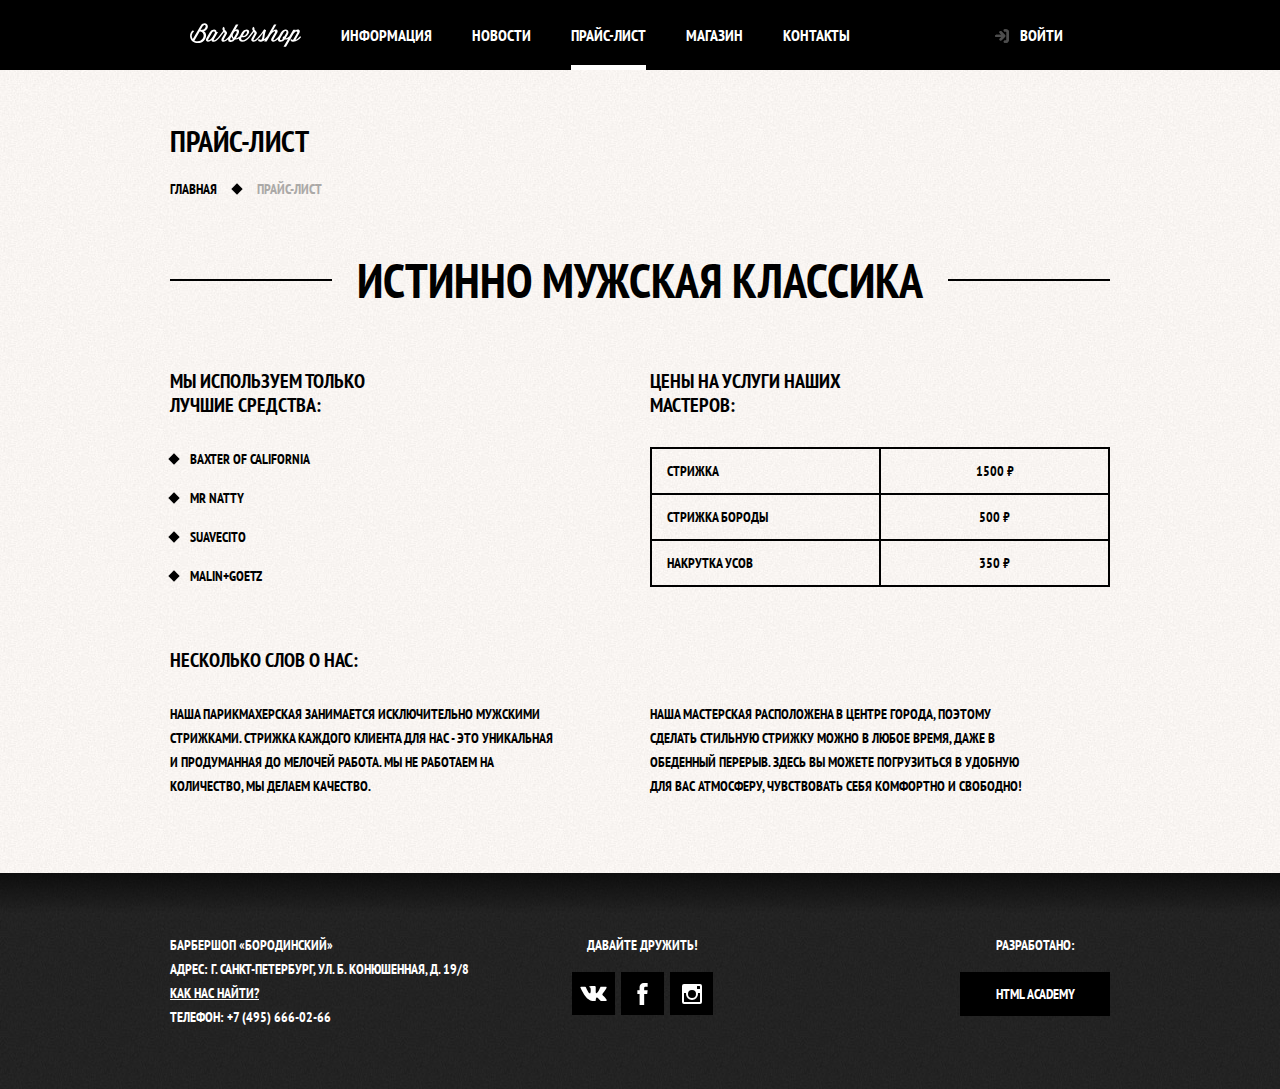
<file: priсe.html>
<!doctype html>
<html lang="ru">
<head>
  <meta charset="utf-8">
  <title>Магазин барбершопа «Бородинский»</title>
  <link href="https://fonts.googleapis.com/css?family=PT+Sans+Narrow:400,700&amp;subset=latin,cyrillic" rel="stylesheet">
  <link rel="stylesheet" href="css/normalize.css">
  <link rel="stylesheet" href="css/style.css">
</head>
<body class="inner-page">
  <header class="main-header">
    <nav class="main-navigation container">
      <a class="main-header-logo" href="index.html">
        <img src="img/logo.svg" width="111" height="24" alt="Логотип барбершопа «Бородинский»">
      </a>
      <ul class="site-navigation">
        <li><a href="info.html">Информация</a></li>
        <li><a href="news.html">Новости</a></li>
        <li class="site-navigation-current"><a>Прайс-лист</a></li>
        <li><a>Магазин</a></li>
        <li><a href="contacts.html">Контакты</a></li>
      </ul>
      <ul class="user-navigation">
        <li>
          <a class="login-link" href="login.html">Войти</a>
        </li>
      </ul>
    </nav>
  </header>
  <main class="container">
    <h1 class="page-title">Прайс-лист</h1>
    <ul class="breadcrumbs">
      <li><a href="index.html">Главная</a></li>
      <li class="breadcrubs-current">Прайс-лист</li>
    </ul>
    <section class="inner-content">
      <h2 class="big-heading">Истинно мужская классика</h2>
      <div class="inner-columns">
        <div class="inner-column-left">
          <h3>Мы используем только<br>лучшие средства:</h3>
          <ul class="custom-list-1">
            <li>Baxter of California</li>
            <li>Mr Natty</li>
            <li>Suavecito</li>
            <li>Malin+Goetz</li>
          </ul>
        </div>
        <div class="inner-column-right">
          <h3>Цены на услуги наших<br>мастеров:</h3>
          <table class="custom-table-1">
            <tr>
              <td>Стрижка</td>
              <td>1500 ₽</td>
            </tr>
            <tr>
              <td>Стрижка бороды</td>
              <td>500 ₽</td>
            </tr>
            <tr>
              <td>Накрутка усов</td>
              <td>350 ₽</td>
            </tr>
          </table>
        </div>
      </div>
      <div class="inner-columns">
        <h3>Несколько слов о нас:</h3>
        <div class="inner-column-left">          
          <p>Наша парикмахерская занимается исключительно мужскими стрижками. Стрижка каждого клиента для нас - это уникальная и продуманная до мелочей работа. Мы не работаем на количество, мы делаем качество.</p>
        </div>
        <div class="inner-column-right">
          <p>Наша мастерская расположена в центре города, поэтому сделать стильную стрижку можно в любое время, даже в обеденный перерыв. Здесь вы можете погрузиться в удобную для вас атмосферу, чувствовать себя комфортно и свободно!</p>
        </div>
      </div>
    </section>
  </main>
  <footer class="main-footer">
    <div class="shadow"></div>
    <div class="container">
      <p class="footer-contacts">
        Барбершоп «Бородинский»<br>
        Адрес: г. Санкт-Петербург, ул. Б. Конюшенная, д. 19/8<br>
        <a href="map.html">Как нас найти?</a><br>
        Телефон: +7 (495) 666-02-66
      </p>
      <div class="footer-social">
        <b>Давайте дружить!</b>
        <ul>
          <li><a class="social-button" href="#"><span class="visually-hidden">Вконтакте</span>
            <svg xmlns="http://www.w3.org/2000/svg" width="27" height="15" viewBox="0 0 26.14 14.91">
              <path d="M26 13.47l-.09-.17a13.55 13.55 0 0 0-2.6-3q-.87-.83-1.1-1.12A1 1 0 0 1 22 8a10.27 10.27 0 0 1 1.22-1.78l.88-1.16q2.35-3.13 2-4L26 .94a.8.8 0 0 0-.4-.22 2.14 2.14 0 0 0-.87 0h-3.92a.51.51 0 0 0-.27 0h-.3a.6.6 0 0 0-.15.14.93.93 0 0 0-.14.24 22.22 22.22 0 0 1-1.46 3.06q-.5.84-.93 1.46a7 7 0 0 1-.71.91 4.94 4.94 0 0 1-.52.47q-.23.18-.35.15l-.23-.05a.9.9 0 0 1-.31-.33 1.49 1.49 0 0 1-.16-.53V1.6a3.14 3.14 0 0 0 0-.62 2.12 2.12 0 0 0-.14-.44.73.73 0 0 0-.28-.33 1.57 1.57 0 0 0-.46-.18A9 9 0 0 0 12.57 0a8.93 8.93 0 0 0-3.25.33 1.83 1.83 0 0 0-.52.41q-.25.3-.07.33a1.67 1.67 0 0 1 1.16.59l.08.16a2.6 2.6 0 0 1 .19.63 6.32 6.32 0 0 1 .12 1 10.59 10.59 0 0 1 0 1.7q-.07.71-.13 1.1a2.21 2.21 0 0 1-.18.64 2.69 2.69 0 0 1-.16.3l-.07.07a1 1 0 0 1-.37.07.86.86 0 0 1-.46-.19 3.27 3.27 0 0 1-.56-.52 7 7 0 0 1-.66-.93q-.37-.6-.76-1.42l-.22-.39q-.2-.38-.56-1.11t-.62-1.43A.9.9 0 0 0 5.2.9h-.07a.93.93 0 0 0-.22-.16A1.44 1.44 0 0 0 4.6.65L.87.68A1 1 0 0 0 .1.94L0 1a.44.44 0 0 0 0 .22 1.08 1.08 0 0 0 .08.37Q.9 3.53 1.86 5.31t1.66 2.87Q4.23 9.27 5 10.24t1 1.24l.37.41.34.33a8.06 8.06 0 0 0 1 .78 16.34 16.34 0 0 0 1.4.9 7.6 7.6 0 0 0 1.79.72 6.19 6.19 0 0 0 2 .22h1.57a1.08 1.08 0 0 0 .72-.3l.05-.07a.9.9 0 0 0 .1-.25 1.38 1.38 0 0 0 0-.37 4.48 4.48 0 0 1 .09-1.05 2.77 2.77 0 0 1 .23-.71 1.74 1.74 0 0 1 .29-.4 1.19 1.19 0 0 1 .23-.2h.11a.86.86 0 0 1 .77.21 4.52 4.52 0 0 1 .83.79q.39.47.93 1.05a6.41 6.41 0 0 0 1 .87l.27.16a3.31 3.31 0 0 0 .71.3 1.53 1.53 0 0 0 .76.07l3.48-.05a1.58 1.58 0 0 0 .8-.17.68.68 0 0 0 .34-.37 1.06 1.06 0 0 0 0-.46 1.71 1.71 0 0 0-.1-.36z" fill="#fff">
              </path>
            </svg>
            </a></li>
          <li><a class="social-button" href="#"><span class="visually-hidden">Фейсбук</span>
            <svg xmlns="http://www.w3.org/2000/svg" width="19" height="22" viewBox="0 0 10.15 21.74">
              <path d="M3.34 1.12A4.77 4.77 0 0 1 6.53 0h3.61v3.81H7.81a1.07 1.07 0 0 0-1.09.83v2.55h3.42c-.08 1.23-.24 2.45-.41 3.67h-3v10.87H2.21V10.86H0V7.21h2.19V3.66a3.83 3.83 0 0 1 1.15-2.54z" fill="#fff">
              </path>
            </svg>
            </a></li>
          <li><a class="social-button" href="#"><span class="visually-hidden">Инстаграм</span>
            <svg xmlns="http://www.w3.org/2000/svg" width="20" height="20" viewBox="0 0 20 20">
              <path d="M18 0H2a2 2 0 0 0-2 2v16a2 2 0 0 0 2 2h16a2 2 0 0 0 2-2V2a2 2 0 0 0-2-2zm-8 6a4 4 0 1 1-4 4 4 4 0 0 1 4-4zM2.5 18a.47.47 0 0 1-.5-.5V9h2.1a3.4 3.4 0 0 0-.1 1 6 6 0 1 0 12 0 3.4 3.4 0 0 0-.1-1H18v8.5a.47.47 0 0 1-.5.5zM18 4.5a.47.47 0 0 1-.5.5h-2a.47.47 0 0 1-.5-.5v-2a.47.47 0 0 1 .5-.5h2a.47.47 0 0 1 .5.5z" fill="#fff">
              </path>
            </svg>
            </a></li>
        </ul>
      </div>
      <p class="footer-copyright">
        <b>Разработано:</b> <a class="button" href="https://www.htmlacademy.ru">HTML Academy</a>
      </p>
    </div>
  </footer>
  <section class="modal modal-login">
    <h2>Личный кабинет</h2>
    <p class="modal-description">Введите пожалуйста свой логин и пароль</p>
    <form class="login-form" action="https://echo.htmlacademy.ru" method="post">
      <p>
        <label class="visually-hidden" for="user-login">Логин</label>
        <input class="login-icon-user" id="user-login" type="text" name="login" placeholder="email@example.com">
      </p>
      <p>
        <label class="visually-hidden" for="user-password">Пароль</label>
        <input class="login-icon-password" id="user-password" type="password" name="password" placeholder="********">
      </p>
      <p class="login-help">
        <label class="login-checkbox">
          <input type="checkbox" name="remember" class="visually-hidden">
          <span class="checkbox-indicator"></span>
          Запомните меня
        </label>        
        <a class="restore" href="#">Я забыл пароль!</a>
      </p>
      <button class="button" type="submit">Войти</button>
    </form>
    <button class="modal-close" type="button"><span class="visually-hidden">Закрыть</span></button>
  </section>
</body>
</html>
</file>
<file: css/style.css>
body {
  margin: 0;
  padding: 0;
  
  font-family: "PT Sans Narrow", Arial, sans-serif;
  font-size: 14px;
  line-height: 24px;
  font-weight: 700;
  color: #ffffff;
  text-transform: uppercase;
  
  background-color: #000000;
  background-image: url("../img/bg.png");
  background-position: top center;
  background-repeat: no-repeat;
}

.inner-page {
  color: #000000;
  
  background-color: #f9f6f3;
  background-image: url("../img/pattern-light.jpg");
  background-position: 0 0;
  background-repeat: repeat;
}

a {
  text-decoration: none;
}

img {
  max-width: 100%;
  height: auto;
}

.visually-hidden:not(:focus):not(:active),
input[type="checkbox"].visually-hidden,
input[type="radio"].visually-hidden {
  position: absolute;
  
  width: 1px;
  height: 1px;
  margin: -1px;
  padding: 0;
  border: 0;
  
  white-space: nowrap;
  
  clip-path: inset(100%);
  clip: rect(0 0 0 0);
  overflow: hidden;
}

.button {
  display: inline-block;
  padding: 10px 30px;
  margin-right: 16px;
  
  font: inherit;  
  text-align: center;
  color: #ffffff;
  vertical-align: middle;
  text-transform: uppercase;
  
  background-color: #000000;
  border: none;
}

.button:hover,
.button:focus,
.button:active {
  background-color: #663d15;
}

.button.disabled,
.button:disabled {
  cursor: default;
  opacity: 0.5;
  background-color: #000000;
}

.container {
  width: 940px;
  margin: 0 auto;
  padding: 0 10px;
}

.main-header {
  margin-bottom: 75px;
}

.inner-page .main-header {
  margin-bottom: 50px;
  
  background-color: #000000;
}

.main-navigation {
  display: flex;
  flex-direction: column;
  align-items: center;
  
  font-size: 16px;
  line-height: 20px;
  color: #ffffff;
}

.inner-page .main-navigation {
  align-items: flex-start;
  flex-direction: row;
}

.main-header-logo {
  order: 2;
  width: 371px;
  height: 155px;
}

.inner-page .main-header-logo {
  order: 0;
  
  width: 111px;
  height: 24px;
  padding: 23px 20px;
}

.main-navigation-wrapper {
  width: 100%;
  margin-bottom: 60px;
  
  background-color: #000000;
}

.main-navigation-wrapper .container {
  display: flex;
  justify-content: space-between;
}

.site-navigation,
.user-navigation {
  margin: 0;
  padding: 0;
  
  list-style: none;
}

.site-navigation {  
  display: flex;
  flex-wrap: wrap;
  width: 620px;
}

.site-navigation-current {
  position: relative;
}

.site-navigation-current a:not([href]):hover {
    background-color: #000000;
}

.site-navigation-current::after {
    content: "";
    position: absolute;
    right: 20px;
    bottom: 0;
    left: 20px;
    height: 5px;
    background-color: #ffffff;
}

.user-navigation {
  display: flex;
  width: 140px;
}

.user-navigation .login-link {
  position: relative;
  padding-left: 50px;
}

.login-link::before {
  content: "";
  
  position: absolute;
  top: 28px;
  left: 24px;
  
  width: 16px;
  height: 18px;
  
  background-image: url("../img/login.svg");
  background-repeat: no-repeat;
  background-position: 0 0;
  
  opacity: 0.3;
}

.login-link:hover::before,
.login-link:focus::before,
.login-link:active::before {
  opacity: 1;
}

.inner-page .user-navigation {
  margin-left: auto;
}

.site-navigation a,
.user-navigation a {
  display: block;
  padding: 25px 20px;
  
  vertical-align: middle;
  color: #ffffff;
}

.site-navigation a:hover,
.site-navigation a:focus,
.user-navigation a:hover,
.user-navigation a:focus{
  background-color: #242424;
}

.features {
  margin-bottom: 80px;
}

.features-list {
  display: flex;
  justify-content: space-between;
  margin: 0;
  padding: 0;
  
  list-style: none;
}

.feature-item {
  width: 300px;
  text-align: center;
}

.feature-item h3 {
  position: relative;
  
  margin-top: 0;
  margin-bottom: 60px;
  
  font-size: 30px;
  line-height: 42px;
}

.feature-item h3::after {
  content: "";
  
  position: absolute;
  bottom: -30px;
  left: 50%;
  
  width: 20px;
  height: 20px;
  margin-left: -10px;
  
  background-color: #ffffff;
  
  transform: rotate(45deg);
}

.feature-item p {
  margin: 0 10px;
}

.index-columns {
  display: flex;
  justify-content: space-between;
  padding: 50px 80px;
  margin-bottom: 35px;
  
  color: #000000;
  
  background-color: #f9f6f3;
  background-image: 
    url("../img/line.png"),
    url("../img/pattern-light.jpg");
  background-position: center, 0 0;
  background-repeat: no-repeat, repeat;
}

.index-columns h2 {
  margin: 0;
  margin-bottom: 25px;
  
  font-size: 30px;
  line-height: 42px;
}

.news {
  width: 380px;
}

.news-list {
  margin: 0;
  margin-bottom: 25px;
  padding: 0;
  
  list-style: none;
}

.news-item {
  margin-bottom: 25px;
}

.news-item p {
  margin: 0;
}

.news-item time {
  text-transform: none;
}

.gallery {
  width: 300px;
}

.gallery-container {
  position: relative;
  
  height: 260px;
}

.gallery-content {
  height: 164px;
  margin: 0;
  
  background-color: #cccccc;
  border: 7px solid #ffffff;
}

.gallery-content img {
  width: 286px;
  height: 164px;
}

.gallery-button {
  box-sizing: border-box;
  position: absolute;
  bottom: 0;
  
  width: 140px;
  margin: 0;
}

.gallery-button-back {
  left: 0;
}

.gallery-button-next {
  right: 0;
}

.contacts {
  width: 380px;
}

.contacts p {
  margin: 0;
  margin-bottom: 25px;
}

.appointment {
  width: 300px;
}

.appointment-info {
  margin: 0;
  margin-bottom: 15px;
}

.appointment-form {
  display: flex;
  flex-wrap: wrap;
  justify-content: space-between;
}

.appointment-item {
  width: 140px;
  margin: 0;
  margin-bottom: 10px;
}

.appointment-item label {
  display: block;
  margin-bottom: 9px;
  margin-left: 15px;
}

.appointment-item input {
  box-sizing: border-box;
  width: 140px;
  padding-top: 8px;
  padding-left: 15px;
  padding-right: 15px;
  padding-bottom: 7px;
    
  font: inherit;
  
  background-color: transparent;
  border: 2px solid #000000;
}

.appointment-item input:focus {
  border-color: #663d15;
}

.appointment .button {
  display: block;
  width: 100%;
  margin-top: 10px;
  margin-right: 0;
}

.page-title {
  margin: 0;
  margin-bottom: 15px;
  padding: 0;
  
  font-size: 30px;
  line-height: 42px;
}

.breadcrumbs {
  display: flex;
  
  margin: 0;
  margin-bottom: 50px;
  padding: 0;
  
  list-style: none;
}

.breadcrumbs a {
  position: relative;
  margin-right: 40px;
  color: #000000;
}

.breadcrumbs a:hover,
.breadcrumbs a:focus {
  text-decoration: underline;
}

.breadcrumbs a::after {
  position: absolute;
  content: "";
  
  right: -24px;
  top: 5px;
  
  width: 8px;
  height: 8px;
  
  background-color: #000000;
  
  transform: rotate(45deg);
}

.breadcrubs-current {
  color: #aba9a7;
}

.catalog-columns {
  display: flex;
  justify-content: space-between;
}

.filters {
  width: 180px;
}

.filter fieldset {
  margin: 0;
  padding: 0;
  margin-bottom: 50px;
  border: none;
}

.filter legend {
  margin: 0;
  padding: 0;
  margin-bottom: 30px;
  
  font-size: 24px;
  line-height: 30px;
}

.filter ul {
  margin: 0;
  padding: 0;
  
  list-style: none;
  line-height: 18px;
}

.filter-option {
  position: relative;
  
  margin-bottom: 20px;
  padding-left: 43px;
}

.filter-option label {
  cursor: pointer;
}

.filter-option:hover label,
.filter-option:focus label {
  color: #663d15;
}

.filter-option:disabled label {
  color: #000000;
  
  opacity: 0.5;
}

.filter-input-checkbox + .checkbox-indicator {
  position: absolute;
  top: -2px;
  left: 0;
  
  width: 19px;
  height: 20px;
  
  border: 2px solid #000000;
  cursor: pointer;
}

.filter-input-checkbox:checked + .checkbox-indicator::before,
.filter-input-checkbox:checked + .checkbox-indicator::after {
  content: '';
  
  position: absolute;
  top: 9px;
  left: 2px;
  
  width: 15px;
  height: 2px;
  
  background-color: #000000;
}

.filter-input-checkbox:checked + .checkbox-indicator::before {
  transform: rotate(45deg)
}

.filter-input-checkbox:checked + .checkbox-indicator::after {
  transform: rotate(-45deg)
}

.filter-input-radio + .checkbox-indicator {
  position: absolute;
  top: -2px;
  left: 0;
  
  width: 20px;
  height: 20px;
  
  border: 2px solid #000000;
  cursor: pointer;
  border-radius: 50%;
}
.filter-input-radio:checked + .checkbox-indicator::before {
  content: '';
  
  position: absolute;
  top: 6px;
  left: 6px;
  
  width: 8px;
  height: 8px;
  
  background-color: #000000;
  border-radius: 50%;
}

.catalog {
  width: 700px;
}

.catalog-list {
  display: flex;
  flex-wrap: wrap;
  margin: 0;
  margin-bottom: 25px;
  padding: 0;
  
  list-style: none;
}

.catalog-item {
  width: 220px;
  margin-bottom: 20px;
  margin-right: 20px;
  
  background-color: #f8f8f8;
  box-shadow: 0 0 10px rgba(0, 0, 0, 0.1);
}

.catalog-item:nth-child(3n) {
  margin-right: 0;
}

.catalog-item:hover {
  box-shadow: 0 0 10px rgba(0, 0, 0, 0.2);
}

.catalog-item p {
  margin: 0;
  padding: 0;
  margin-bottom: 15px;
}

.catalog-item a {
  display: flex;
  flex-direction: column;
  color: #000000;
}

.catalog-item h3 {
  display: flex;
  margin: 0;
  padding: 0 16px;
  margin-bottom: 15px;
  
  flex-direction: column;
  font-size: 14px;
  line-height: 18px;
  order: 2;
}

.catalog-category {
  text-transform: none;
}

.catalog-item-price {
  display: flex;
  margin: 0 15px;
  padding: 0;
  margin-bottom: 15px;
}

.catalog-item-price p {
  margin: 0;
  padding: 10px;
  width: 100%;
  text-align: center;
  
  background-color: #e5e5e5;
}

.catalog-item-price .button {
  margin-right: 0;
  padding-left: 20px;
  padding-right: 20px;
  color: #ffffff;  
}

.pagination-list {
  margin: 0;
  padding: 0;
  display: flex;
  
  list-style: none;
}

.pagination-item {
  margin-right: 7px;
}

.pagination-item a {
  display: flex;
  width: 43px;
  height: 43px;
  justify-content: center;
  align-items: center;
  
  color: #ffffff;
  
  background-color: #000000;
}

.pagination-item a:active,
.pagination-item a:hover,
.pagination-item a:focus {
  background-color: #663d15;
}

.pagination-item-current a {
  color: #000000;
  
  background-color: #ffffff;
}

.pagination-item-current a:active,
.pagination-item-current a:hover,
.pagination-item-current a:focus {
  color: #000000;
  
  background-color: #ffffff;
}

.product-photos {
  width: 460px;
}

.product-photo-preview {
  margin: 0;
  padding: 0;
  display: flex;
  justify-content: space-between;
  list-style: none;
}

.product-photo-preview img {
  box-shadow: 0 0 10px 2px rgba(0, 0, 0, 0.1);
}

.product-photo-full {
  box-shadow: 0 0 10px 2px rgba(0, 0, 0, 0.1);
  margin-bottom: 13px;
}

.product-info {
  width: 390px;
}

.product-article {
  text-align: right;
  color: #aeaeae;
}

.product-info h3 {
  font-size: 24px;
  line-height: 30px;
}

.product-info p {
  margin: 0;
  padding: 0;
}

.product-info-header {
  display: flex;
  justify-content: space-between;
  margin-bottom: 40px;
}

.product-price {
  display: flex;
  margin: 0;
  padding: 0;
  margin-top: 40px;
  margin-bottom: 65px;
}

.product-price p {
  margin: 0;
  padding: 10px;
  width: 110px;
  text-align: center;
  
  background-color: #e5e5e5;
}

.product-price .button {
  margin-right: 0;
  padding-left: 20px;
  padding-right: 20px;
  color: #ffffff;  
}

.product-info ul {
  margin: 0;
  padding: 0;
  list-style: none;
}

.product-info li {
  position: relative;
  padding-left: 20px;
}

.product-info li::before {
  content: "";
  
  position: absolute;  
  left: 0;
  top: 8px;
  
  width: 8px;
  height: 8px;
  
  background-color: #000000;
  transform: rotate(45deg);
}

.inner-content {
  margin-bottom: 75px;
}

.inner-content h2 {
  margin-top: 60px;
  margin-bottom: 30px;
  
  font-size: 24px;
  line-height: 30px;
}

.inner-content h3 {
  margin-top: 60px;
  margin-bottom: 30px;
  
  font-size: 20px;
  line-height: 24px;
}

.inner-content h2 + h3 {
  margin-top: 30px;
}

.inner-content p {
  margin: 14px 0;
  padding-right: 75px;
}

.inner-content table {
  border-collapse: collapse;
}

.inner-content td {
  padding: 10px 15px;
  
  border: 2px solid #000000;
}

.inner-content .big-heading {
  display: flex;
  align-items: center;
  
  margin-top: 55px;
  margin-bottom: 65px;
  
  font-size: 48px;
  line-height: 48px;
  text-align: center;
}

.big-heading::before,
.big-heading::after {
  content: "";
  
  flex-grow: 1;
  flex-shrink: 0;
  
  width: 50px;
  height: 2px;
  
  background: #000000;
}

.big-heading::before {
  margin-right: 25px;
}

.big-heading::after {
  margin-left: 25px;
}

.custom-list-1 {
  margin: 14px 0;
  padding: 0;
  
  list-style: none;
}

.custom-list-1 li {
  position: relative;
  
  margin-bottom: 15px;
  padding-left: 20px;
}

.custom-list-1 li::before {
  content: "";
  
  position: absolute;
  top: 8px;
  left: 0;
  
  width: 8px;
  height: 8px;
  
  background-color: #000000;
  transform: rotate(45deg);
}

.custom-table-1 {
  width: 100%;
}

.custom-table-1 td {
  width: 50%;
}

.custom-table-1 td:last-child {
  text-align: center;
}

.inner-columns {
  display: flex;
  justify-content: space-between;
  flex-wrap: wrap;
  
  margin: 60px 0;
}

.inner-column-left,
.inner-column-right {
  width: 460px;
}

.inner-column-left *:first-child,
.inner-column-right *:first-child {
  margin-top: 0;
}

.inner-column-left *:last-child,
.inner-column-right *:last-child {
  margin-bottom: 0;
}

.inner-columns > h3:first-child {
  width: 460px;
  margin-top: 0;
  margin-right: calc(100% - 460px);
}

.main-footer {
  padding: 60px 0;
  margin-top: 65px;
  
  color: #ffffff;
  
  background-color: #212121;
  background-image: url("../img/pattern-dark.jpg");
  background-position: 0 0;
  background-repeat: repeat;
}

.inner-page .main-footer {
  position: relative;
  margin-top: 50px;
}

.inner-page .shadow {
  position: absolute;
  top: 0;
  background: linear-gradient(180deg, rgba(0, 0, 0, 0.6), rgba(0, 0, 0, 0));
  width: 100%;
  height: 41px;
}

.main-footer .container {
  display: flex;
}

.footer-contacts {
  width: 320px;
  margin: 0;
  margin-right: 80px;
}

.footer-contacts a {
  color: #ffffff;
  text-decoration: underline;
}

.footer-contacts a:hover,
.footer-contacts a:focus {
  text-decoration: none;
}

.footer-social {
  width: 145px;
  text-align: center;
}

.footer-social b {
  display: block;
  margin-bottom: 15px;
}

.footer-social ul {
  display: flex;
  flex-wrap: wrap;
  justify-content: space-between;
  width: 141px;
  margin: 0 auto;
  padding: 0;
  
  list-style: none;
}

.social-button {
  display: flex;
  align-items: center;
  justify-content: center;
  width: 43px;
  height: 43px;
  margin-bottom: 5px;
  
  background-color: #000000;
}

.social-button:hover,
.social-button:focus {
  background-color: #ffffff;
}

.social-button:hover path,
.social-button:focus path {
  fill: #000000;
}

.footer-copyright {
  width: 150px;
  margin: 0;
  margin-left: auto;
    
  text-align: center;
}

.footer-copyright b {
  display: block;
  margin-bottom: 15px;
}

.footer-copyright .button {
  display: block;
  margin-right: 0;
}

.footer-copyright .button:hover,
.footer-copyright .button:focus {
  color: #000000;
  
  background-color: #ffffff;
}

@keyframes bounce {
  0%   { transform: translateY(-2000px); }
  70%  { transform: translateY(30px); }
  90%  { transform: translateY(-10px); }
  100% { transform: translateY(0); }
}

@keyframes shake {
  0%, 100%                { transform: translateX(0); }
  10%, 30%, 50%, 70%, 90% { transform: translateX(-10px); }
  20%, 40%, 60%, 80%      { transform: translateX(10px); }
}

.modal {
  position: fixed;
  
  color: #000000;
  
  background-color: #f9f6f3;
  background-image: url("../img/pattern-light.jpg");
  background-position: 0 0;
  background-repeat: repeat;
  
  box-shadow: 0 30px 50px rgba(0, 0, 0, 0.7);
}

.modal h2 {
  margin: 0;
  margin-bottom: 20px;
  
  font-size: 30px;
  line-height: 42px;
}

.modal-login {
  top: 120px;
  left: 50%;
  
  display: none;
  
  width: 300px;
  margin-left: -230px;
  padding: 50px 80px;
}

.modal-close {
  position: absolute;
  top: 0;
  right: -34px;
  width: 22px;
  height: 22px;
  
  background-color: transparent;  
  border: 0;
  
  cursor: pointer;
}

.modal-close::before,
.modal-close::after {
  content: "";
  
  position: absolute;
  top: 10px;
  left: 2px;
  
  width: 19px;
  height: 3px;
  
  background-color: #d0d0d0;
}

.modal-close::before {
  transform: rotate(45deg)
}

.modal-close::after {
  transform: rotate(-45deg)
}

.modal-description {
  margin: 0;
  margin-bottom: 10px;
}

.login-form p {
  margin: 0;
  margin-bottom: 10px;
}

.login-form input[type="text"],
.login-form input[type="password"] {
  box-sizing: border-box;
  width: 100%;
  padding: 10px 15px;
  padding-right: 40px;
  font: inherit;
  color: #000000;
  text-transform: inherit;
  
  background-color: #f9f6f3;
  border: 2px solid #000000;
}

.login-form input:focus {
  border-color: #663d15;
}

.login-icon-user {
  background-image: url("../img/user.svg");
  background-position: 270px center;
  background-repeat: no-repeat;
}

.login-icon-password {
  background-image: url("../img/lock.svg");
  background-position: 270px center;
  background-repeat: no-repeat;
}

.login-checkbox {
  position: relative;
  
  padding-left: 30px;
  
  cursor: pointer;
}

.login-checkbox:hover,
.login-checkbox:focus {
  color: #663d15;
}

.login-checkbox input[type="checkbox"] + .checkbox-indicator {
  position: absolute;
  top: 0;
  left: 0;
  
  width: 17px;
  height: 17px;
  
  border: 2px solid #000000;
}

.login-checkbox input[type="checkbox"]:focus + .checkbox-indicator {
  border-color: #663d15;
  outline: thin dotted;
  outline: 5px auto -webkit-focus-ring-color;
}

.login-checkbox input[type="checkbox"]:checked + .checkbox-indicator::before,
.login-checkbox input[type="checkbox"]:checked + .checkbox-indicator::after {
  content: '';
  
  position: absolute;
  top: 8px;
  left: 1px;
  
  width: 15px;
  height: 2px;
  
  background-color: #000000;
}

.login-checkbox input[type="checkbox"]:checked + .checkbox-indicator::before {
  transform: rotate(45deg)
}

.login-checkbox input[type="checkbox"]:checked + .checkbox-indicator::after {
  transform: rotate(-45deg)
}

.login-form .login-help {
  display: flex;
  flex-wrap: wrap;
  justify-content: space-between;
  margin: 15px 0;  
}

.restore {
  color: #000000;
  text-decoration: underline;
}

.restore:hover,
.restore:focus {
  text-decoration: none;
}

.login-form .button {
  width: 100%;
  margin-right: 0;  
}

.modal-map {
  top: 50%;
  left: 50%;
  
  display: none;
  
  width: 766px;
  height: 561px;
  margin-top: -280px;
  margin-left: -390px;
  
  border: 7px solid #ffffff;
}

.modal-map p {
  margin: 0;
}

.modal-show {
  display: block;
  
  animation: bounce 0.6s;
}

.modal-error {
  animation: shake 0.6s;
}
</file>
